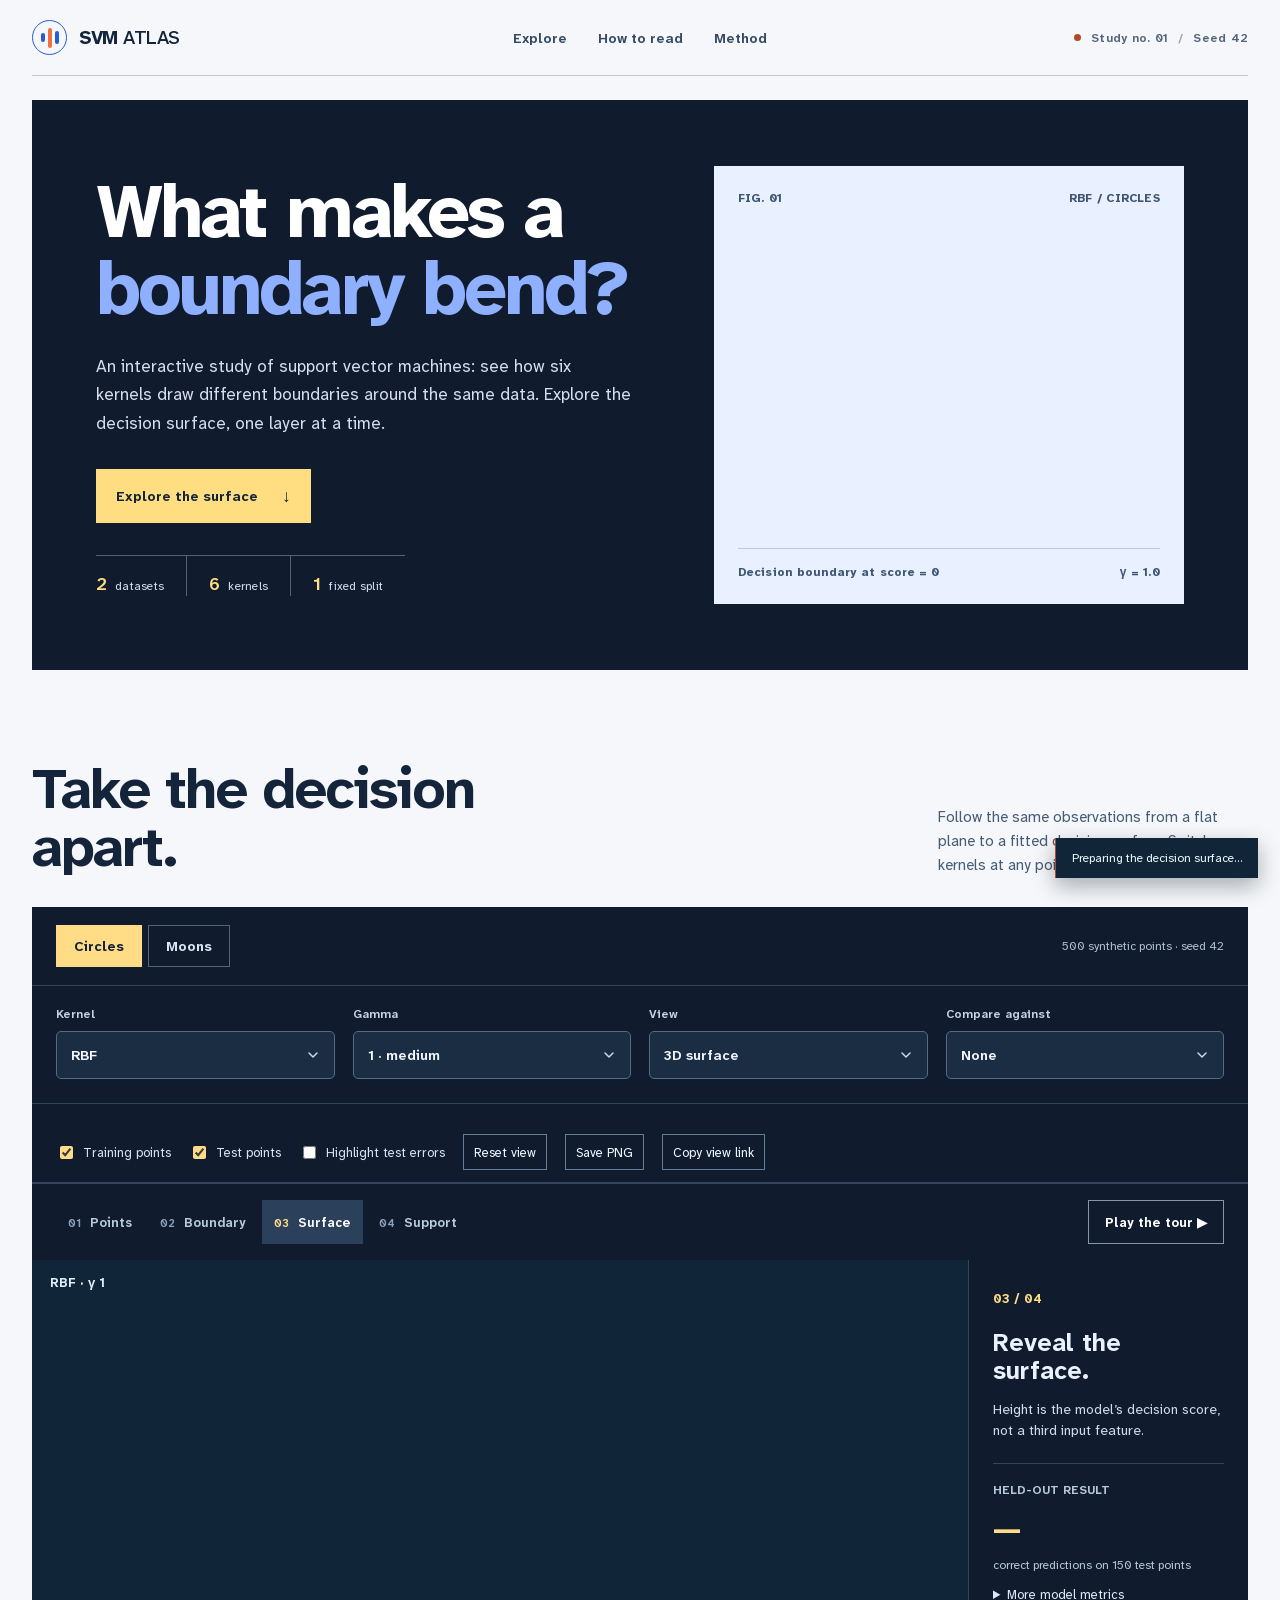
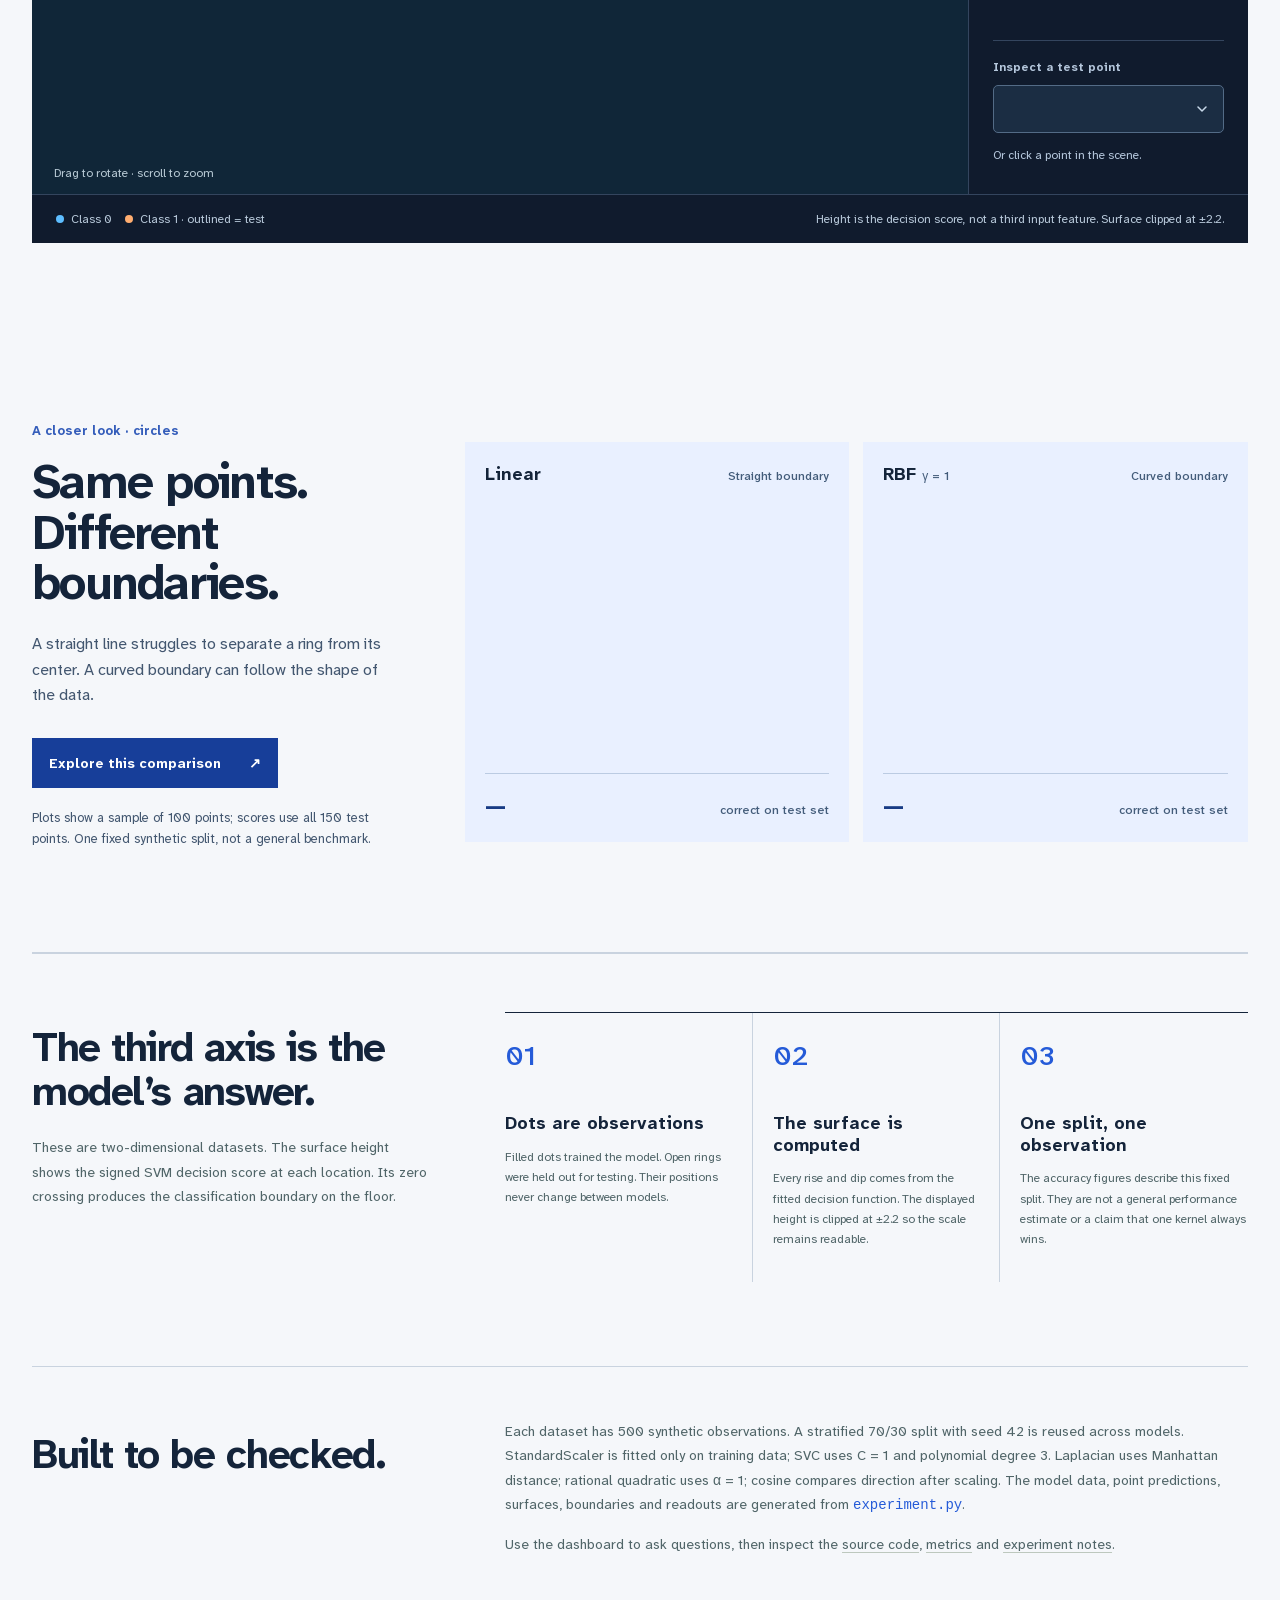
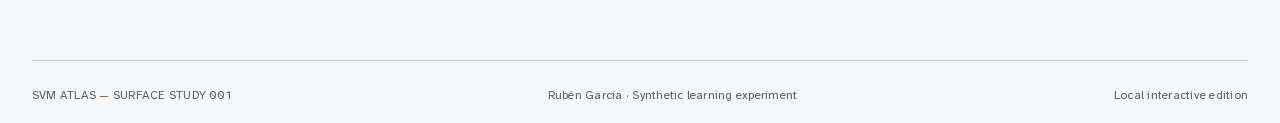
<file: index.html>
<!doctype html>
<html lang="en">
<head>
  <meta charset="utf-8">
  <meta name="viewport" content="width=device-width, initial-scale=1">
  <meta http-equiv="refresh" content="0; url=dashboard/">
  <title>SVM Kernel Atlas</title>
  <link rel="canonical" href="dashboard/">
</head>
<body>
  <p>Open the <a href="dashboard/">interactive SVM Kernel Atlas</a>.</p>
</body>
</html>
</file>
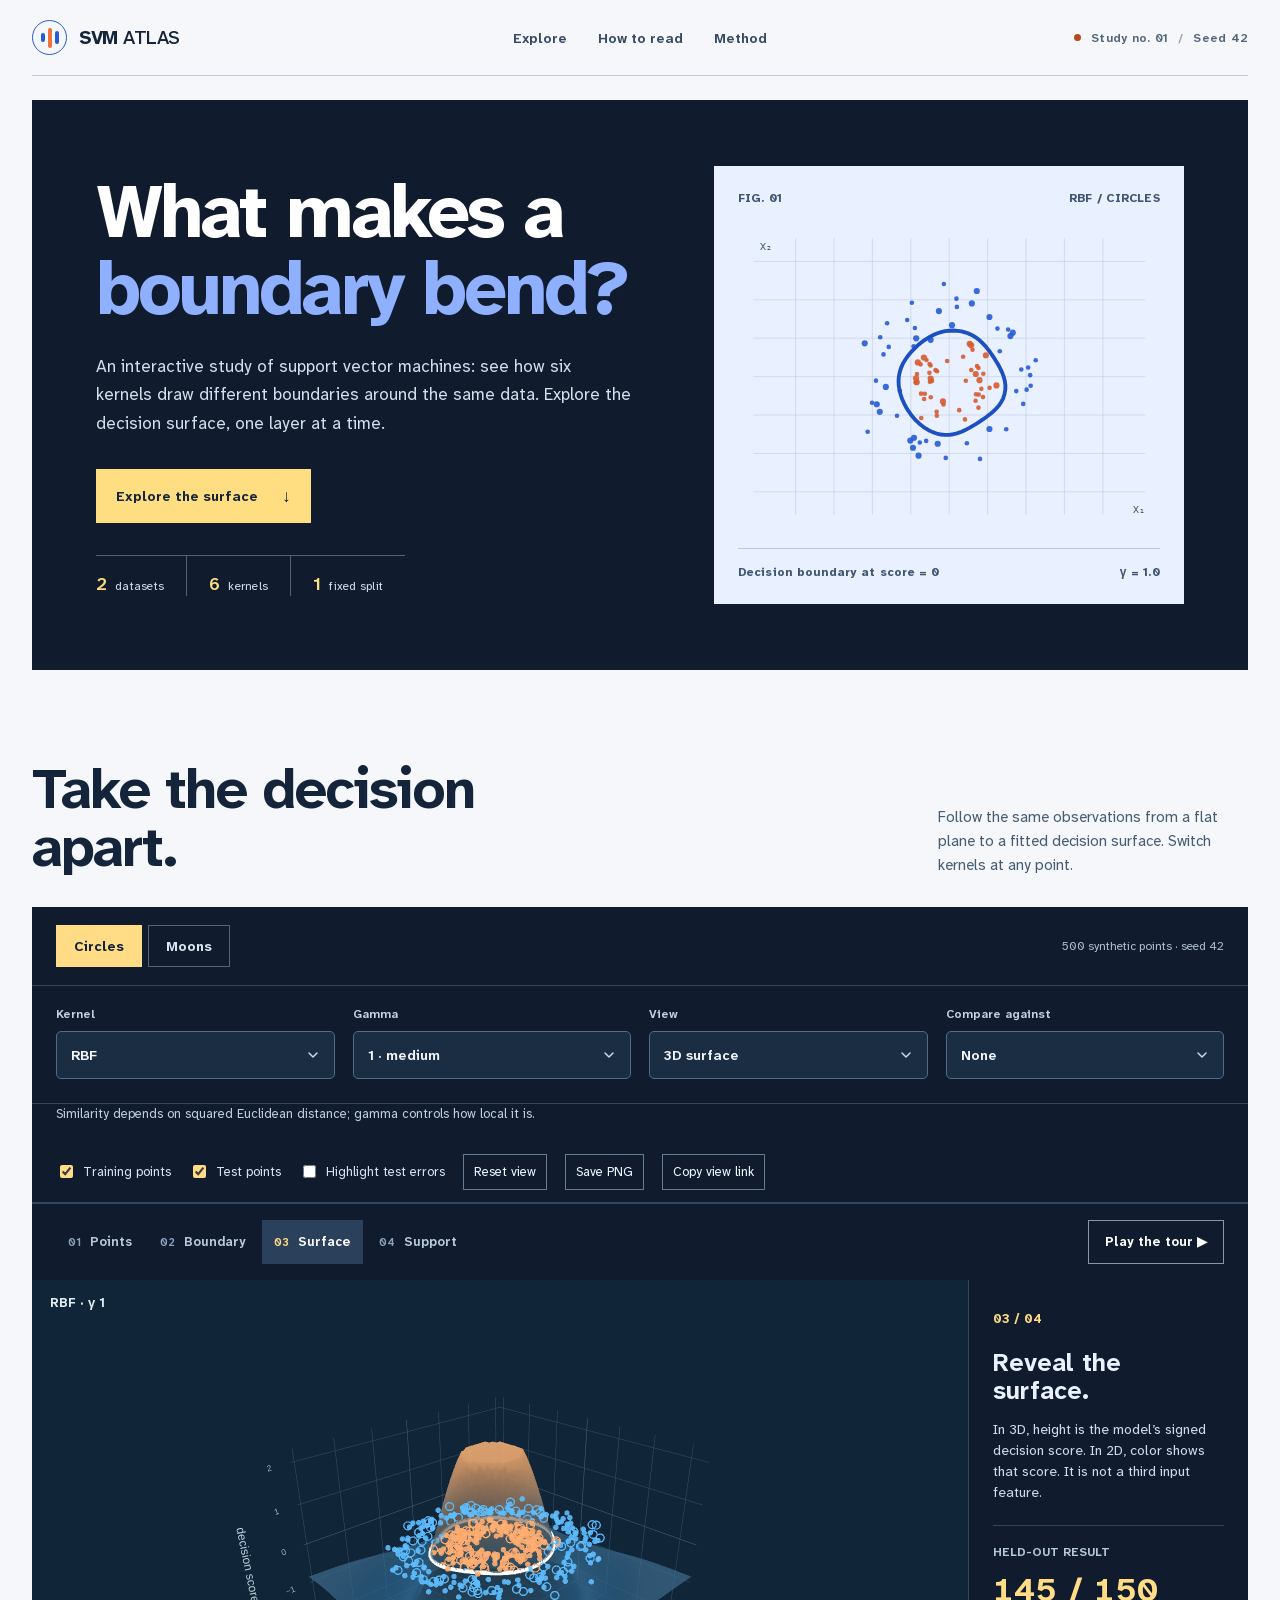
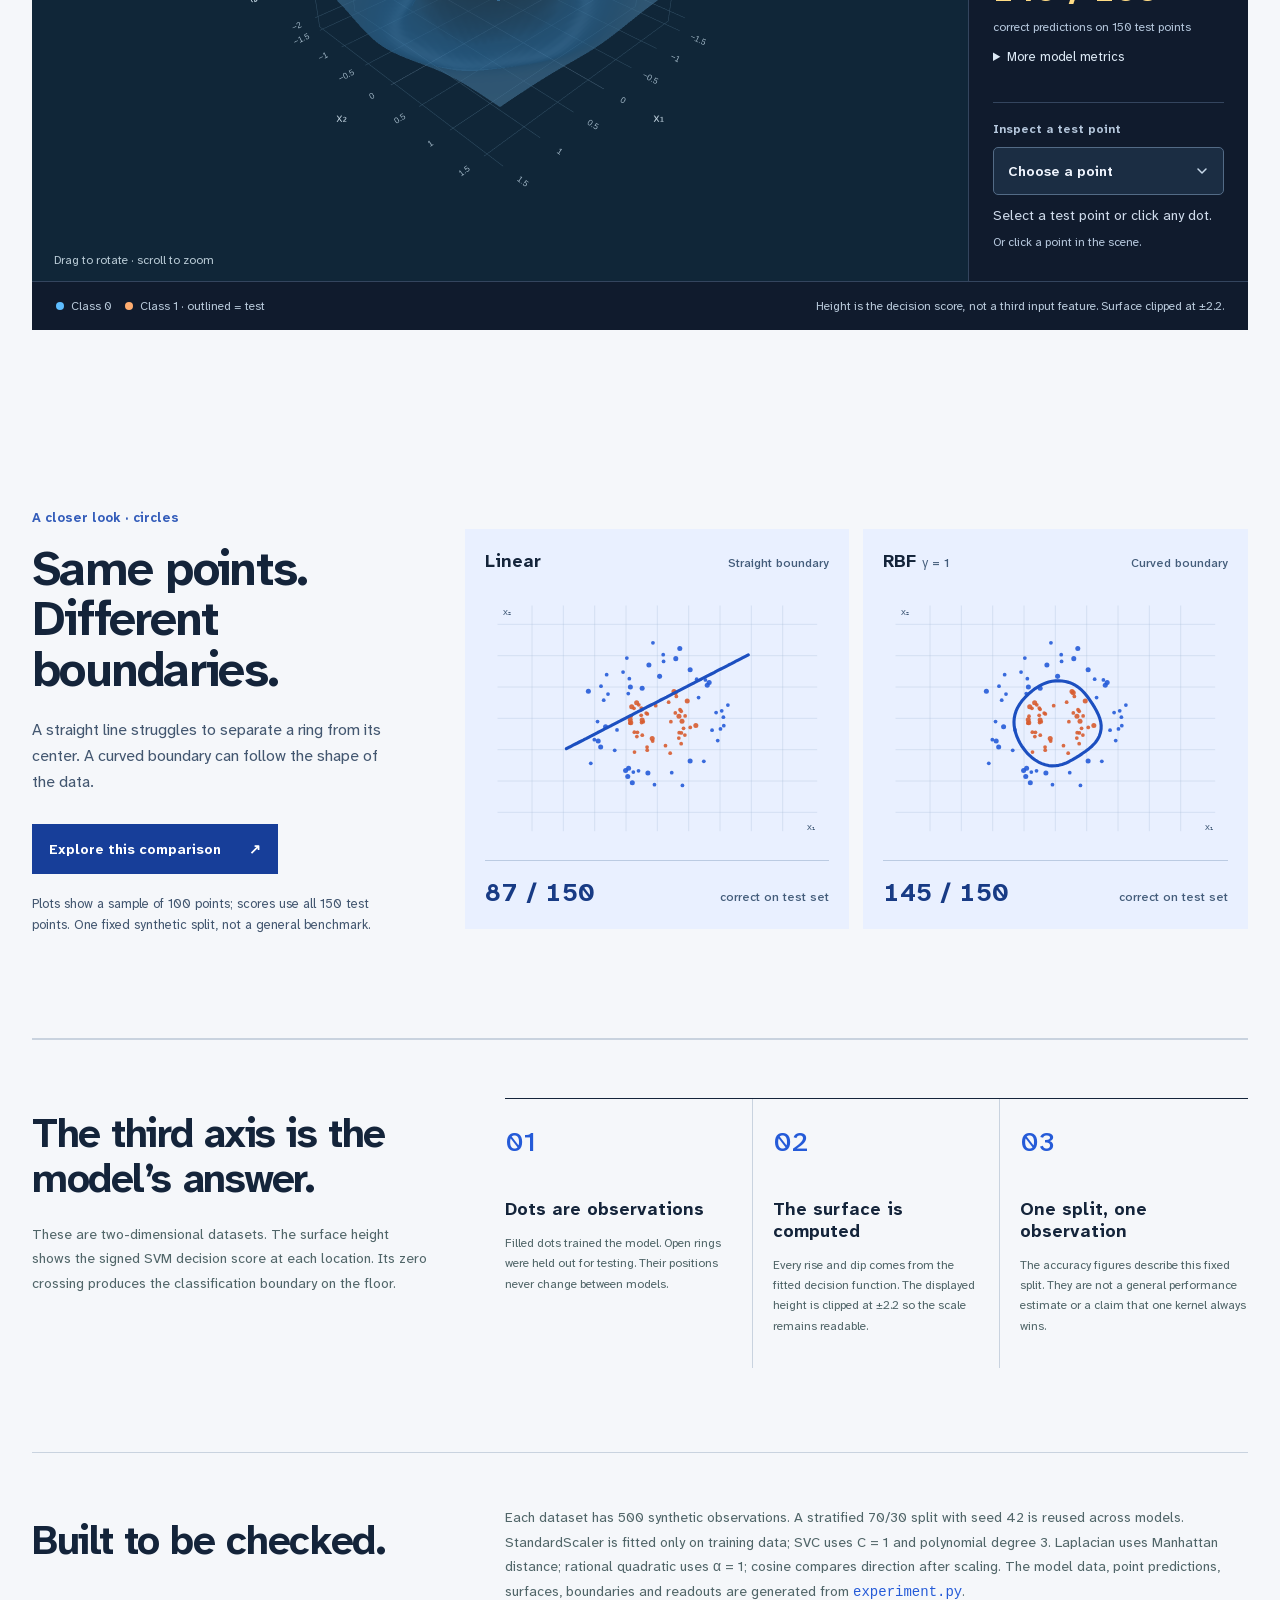
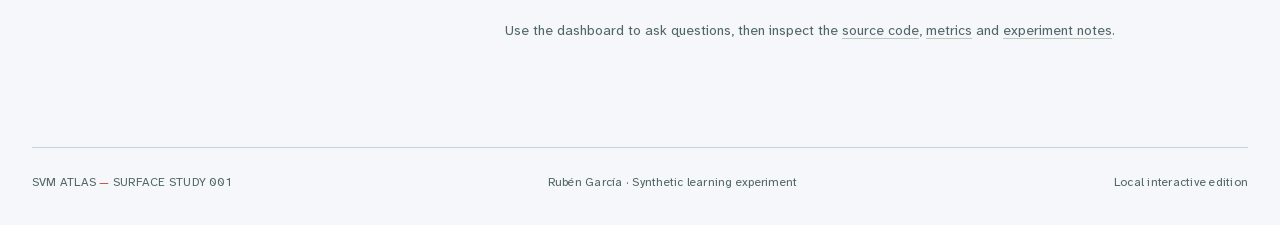
<file: dashboard/index.html>
<!doctype html>
<html lang="en">
<head>
  <meta charset="utf-8">
  <meta name="viewport" content="width=device-width, initial-scale=1">
  <meta name="theme-color" content="#101b2d">
  <meta name="description" content="Explore how SVM kernels change decision surfaces on synthetic circles and moons. Rotate the 3D model and compare held-out results.">
  <title>SVM Kernel Atlas · Rubén García</title>
  <link rel="icon" href="favicon.svg" type="image/svg+xml">
  <link rel="stylesheet" href="styles.css">
  <script defer src="vendor/plotly.min.js"></script>
  <script defer src="data.js"></script>
  <script defer src="app.js"></script>
  <script defer src="walkthrough.js"></script>
</head>
<body>
  <div class="site-shell">
    <header class="site-header">
      <a class="brand" href="#top" aria-label="SVM Kernel Atlas, back to top">
        <span class="brand-mark" aria-hidden="true"><span></span><span></span><span></span></span>
        <span>SVM <strong>ATLAS</strong></span>
      </a>
      <nav aria-label="Page sections"><a href="#explore">Explore</a><a href="#how-to-read">How to read</a><a href="#method">Method</a></nav>
      <span class="header-status"><i aria-hidden="true"></i> Study no. 01 <span class="header-divider">/</span> Seed 42</span>
    </header>

    <main id="top">
      <section class="hero" aria-labelledby="hero-title">
        <div class="hero-copy">
          <h1 id="hero-title">What makes a <br><em>boundary bend?</em></h1>
          <p>An interactive study of support vector machines: see how six kernels draw different boundaries around the same data. Explore the decision surface, one layer at a time.</p>
          <a class="hero-action" href="#explore">Explore the surface <span aria-hidden="true">↓</span></a>
          <div class="hero-meta"><span><b>2</b> datasets</span><span><b>6</b> kernels</span><span><b>1</b> fixed split</span></div>
        </div>
        <figure class="hero-art" aria-label="Actual zero-score boundary and a sample of points from the circles RBF model"><div class="hero-art-top"><span>FIG. 01</span><span>RBF / CIRCLES</span></div><svg id="hero-plot" viewBox="0 0 440 320" role="img" aria-label="Circular SVM boundary among synthetic points"></svg><figcaption><span>Decision boundary at score = 0</span><span>γ = 1.0</span></figcaption></figure>
      </section>

      <section class="walkthrough" id="explore" aria-labelledby="walkthrough-title">
        <span id="walkthrough"></span>
        <div class="walkthrough-intro"><div><h2 id="walkthrough-title">Take the decision<br>apart.</h2></div><p>Follow the same observations from a flat plane to a fitted decision surface. Switch kernels at any point.</p></div>
        <div class="walkthrough-frame">
          <div class="walkthrough-toolbar"><div class="walkthrough-models" role="group" aria-label="Dataset"><button type="button" data-guide-dataset="circles" aria-pressed="true">Circles</button><button type="button" data-guide-dataset="moons" aria-pressed="false">Moons</button></div><span>500 synthetic points · seed 42</span></div>
          <div class="guide-controls"><label>Kernel <select id="guide-kernel"><option value="linear">Linear</option><option value="rbf" selected>RBF</option><option value="poly">Polynomial</option><option value="laplacian">Laplacian</option><option value="rational_quadratic">Rational quadratic</option><option value="cosine">Cosine</option></select></label><label>Gamma <select id="guide-gamma"><option value="0.1">0.1 · low</option><option value="1" selected>1 · medium</option><option value="10">10 · high</option></select></label><label>View <select id="guide-view"><option value="3d">3D surface</option><option value="2d">2D map</option></select></label><label>Compare against <select id="guide-compare"><option value="">None</option><option value="linear">Linear</option><option value="rbf:0.1">RBF · γ 0.1</option><option value="rbf:1">RBF · γ 1</option><option value="rbf:10">RBF · γ 10</option><option value="poly:0.1">Polynomial · γ 0.1</option><option value="poly:1">Polynomial · γ 1</option><option value="poly:10">Polynomial · γ 10</option><option value="laplacian:0.1">Laplacian · γ 0.1</option><option value="laplacian:1">Laplacian · γ 1</option><option value="laplacian:10">Laplacian · γ 10</option><option value="rational_quadratic:0.1">Rational quadratic · γ 0.1</option><option value="rational_quadratic:1">Rational quadratic · γ 1</option><option value="rational_quadratic:10">Rational quadratic · γ 10</option><option value="cosine">Cosine</option></select></label></div>
          <p class="guide-kernel-note" id="guide-kernel-note" aria-live="polite"></p>
          <div class="guide-options"><label><input type="checkbox" id="guide-train" checked> Training points</label><label><input type="checkbox" id="guide-test" checked> Test points</label><label><input type="checkbox" id="guide-errors"> Highlight test errors</label><button type="button" id="guide-reset">Reset view</button><button type="button" id="guide-export">Save PNG</button><button type="button" id="guide-share">Copy view link</button><span id="guide-share-status" role="status" aria-live="polite"></span></div>
          <div class="walkthrough-bottom"><div class="walkthrough-steps" role="group" aria-label="Decision layers"><button type="button" data-guide-step="0" aria-pressed="false"><span>01</span> Points</button><button type="button" data-guide-step="1" aria-pressed="false"><span>02</span> Boundary</button><button type="button" data-guide-step="2" aria-pressed="true"><span>03</span> Surface</button><button type="button" data-guide-step="3" aria-pressed="false"><span>04</span> Support</button></div><button type="button" class="walkthrough-play" id="guide-play">Play the tour <span aria-hidden="true">▶</span></button></div>
          <div class="walkthrough-body">
            <div class="walkthrough-stage"><div class="guide-plots" id="guide-plots"><div class="guide-plot-wrap"><span class="guide-plot-label" id="guide-primary-label">RBF · γ 1</span><div id="guide-plot" role="img" aria-label="Decision layers for the selected model" aria-describedby="guide-caption"></div></div><div class="guide-plot-wrap guide-secondary" id="guide-secondary" hidden><span class="guide-plot-label" id="guide-secondary-label">Comparison</span><div id="guide-plot-b" role="img" aria-label="Decision layers for the comparison model" aria-describedby="guide-caption"></div></div></div><p class="walkthrough-gesture" id="guide-gesture">Drag to rotate · scroll to zoom</p><div id="guide-error" role="status" hidden></div></div>
            <aside class="walkthrough-aside"><span class="walkthrough-counter" id="guide-counter">03 / 04</span><h3 id="guide-title">Reveal the surface.</h3><p id="guide-description">Height is the model’s decision score, not a third input feature.</p><div class="walkthrough-result"><span>HELD-OUT RESULT</span><strong id="guide-score">—</strong><small id="guide-score-detail">correct predictions on 150 test points</small><p id="guide-comparison-result" hidden></p><details class="guide-metrics"><summary>More model metrics</summary><p id="guide-extra-metrics"></p><table aria-label="Confusion matrix for the test set"><thead><tr><th>Actual / predicted</th><th>Class 0</th><th>Class 1</th></tr></thead><tbody><tr><th>Class 0</th><td id="guide-m00"></td><td id="guide-m01"></td></tr><tr><th>Class 1</th><td id="guide-m10"></td><td id="guide-m11"></td></tr></tbody></table></details></div><div class="walkthrough-point"><label for="guide-point">Inspect a test point</label><select id="guide-point"></select><p id="guide-point-detail" aria-live="polite"></p><small>Or click a point in the scene.</small></div></aside>
          </div>
          <div class="walkthrough-caption"><span><i></i> Class 0 <i></i> Class 1 · outlined = test</span><span id="guide-caption">Height is the decision score, not a third input feature. Surface clipped at ±2.2.</span></div>
        </div>
      </section>

      <section class="comparison-story" id="comparison-story" aria-labelledby="story-title">
        <div class="story-copy">
          <p class="story-label">A closer look · circles</p>
          <h2 id="story-title">Same points.<br>Different boundaries.</h2>
          <p>A straight line struggles to separate a ring from its center. A curved boundary can follow the shape of the data.</p>
          <button class="story-action" id="try-comparison" type="button">Explore this comparison <span aria-hidden="true">↗</span></button>
          <p class="story-note">Plots show a sample of 100 points; scores use all 150 test points. One fixed synthetic split, not a general benchmark.</p>
        </div>
        <div class="story-figures" aria-label="Comparison of linear and RBF models on the circles dataset">
          <figure class="story-figure"><div class="story-figure-head"><h3>Linear</h3><span>Straight boundary</span></div><svg id="story-linear" viewBox="0 0 440 320" role="img" aria-label="Linear decision boundary and circles data"></svg><figcaption><strong id="story-linear-score">—</strong><span>correct on test set</span></figcaption></figure>
          <figure class="story-figure"><div class="story-figure-head"><h3>RBF <span>γ = 1</span></h3><span>Curved boundary</span></div><svg id="story-rbf" viewBox="0 0 440 320" role="img" aria-label="RBF decision boundary and circles data"></svg><figcaption><strong id="story-rbf-score">—</strong><span>correct on test set</span></figcaption></figure>
        </div>
      </section>

      <section class="explain-grid" id="how-to-read" aria-labelledby="read-title">
        <div><h2 id="read-title">The third axis is the model’s answer.</h2><p>These are two-dimensional datasets. The surface height shows the signed SVM decision score at each location. Its zero crossing produces the classification boundary on the floor.</p></div>
        <div class="explain-cards"><article><span>01</span><h3>Dots are observations</h3><p>Filled dots trained the model. Open rings were held out for testing. Their positions never change between models.</p></article><article><span>02</span><h3>The surface is computed</h3><p>Every rise and dip comes from the fitted decision function. The displayed height is clipped at ±2.2 so the scale remains readable.</p></article><article><span>03</span><h3>One split, one observation</h3><p>The accuracy figures describe this fixed split. They are not a general performance estimate or a claim that one kernel always wins.</p></article></div>
      </section>

      <section class="method" id="method" aria-labelledby="method-title"><div><h2 id="method-title">Built to be checked.</h2></div><div><p>Each dataset has 500 synthetic observations. A stratified 70/30 split with seed 42 is reused across models. StandardScaler is fitted only on training data; SVC uses C = 1 and polynomial degree 3. Laplacian uses Manhattan distance; rational quadratic uses α = 1; cosine compares direction after scaling. The model data, point predictions, surfaces, boundaries and readouts are generated from <code>experiment.py</code>.</p><p>Use the dashboard to ask questions, then inspect the <a href="../experiment.py">source code</a>, <a href="../output/metrics.json">metrics</a> and <a href="../README.md">experiment notes</a>.</p></div></section>
    </main>
    <footer><span>SVM ATLAS <i>—</i> SURFACE STUDY 001</span><span>Rubén García · Synthetic learning experiment</span><span>Local interactive edition</span></footer>
  </div>
  <div class="loading" id="loading" role="status">Preparing the decision surface…</div>
</body>
</html>
</file>
<file: dashboard/styles.css>
/* Atkinson Hyperlegible Next (SIL OFL 1.1, fonts/OFL.txt): letterforms and numerals built to be told apart, for a page read through its figures. */
@font-face { font-family: "Atkinson Hyperlegible Next"; src: url("fonts/AtkinsonHyperlegibleNext-latin.woff2") format("woff2"); font-weight: 200 800; font-style: normal; font-display: swap; }
:root {
  color-scheme: light;
  --paper: #f3f0e8;
  --white: #fcfaf6;
  --ink: #17313a;
  --muted: #53696c;
  --rule: #cbd2ce;
  --rust: #985035;
  --blue: #327b99;
  --stage: #102638;
  --stage-rule: #365065;
  --sans: "Atkinson Hyperlegible Next", ui-sans-serif, -apple-system, BlinkMacSystemFont, "Segoe UI", sans-serif;
  --serif: Iowan Old Style, Baskerville, Georgia, serif;
}

* { box-sizing: border-box; }
html { scroll-behavior: smooth; }
body { margin: 0; min-width: 320px; color: var(--ink); background: var(--paper); font-family: var(--sans); }
button, select { font: inherit; }
button { cursor: pointer; }
a { color: inherit; text-decoration: none; }
a:hover { text-decoration: underline; text-underline-offset: 4px; }
:where(a, button, select, input):focus-visible { outline: 2px solid var(--rust); outline-offset: 3px; }
[hidden] { display: none !important; }
h1, h2, h3, p { margin-top: 0; }
figure { margin: 0; }

.site-shell { width: min(100% - 84px, 1660px); margin-inline: auto; }
.site-header { height: 85px; display: grid; grid-template-columns: 1fr auto 1fr; gap: 30px; align-items: center; border-bottom: 1px solid var(--rule); }
.brand { display: inline-flex; gap: 12px; align-items: center; width: max-content; font-size: 17px; letter-spacing: .11em; font-weight: 750; }
.brand strong { font-weight: 500; }
.brand:hover { text-decoration: none; }
.brand-mark { width: 35px; height: 35px; border: 1.4px solid var(--ink); border-radius: 50%; display: flex; align-items: center; justify-content: center; gap: 3px; transform: rotate(-14deg); }
.brand-mark span { display: block; width: 4px; border-radius: 5px; background: var(--ink); }
.brand-mark span:nth-child(1) { height: 9px; }
.brand-mark span:nth-child(2) { height: 20px; background: var(--rust); }
.brand-mark span:nth-child(3) { height: 13px; }
.site-header nav { display: flex; gap: 31px; }
.site-header nav a { font-size: 12px; color: #45616a; font-weight: 650; }
.header-status { justify-self: end; display: flex; gap: 10px; align-items: center; color: var(--muted); font-size: 11px; font-weight: 650; text-transform: uppercase; letter-spacing: .08em; }
.header-status i { width: 7px; height: 7px; border-radius: 50%; background: var(--rust); }
.header-divider { color: #a0aaa7; }

.hero { position: relative; min-height: 525px; display: grid; grid-template-columns: minmax(0, 1.1fr) minmax(350px, .75fr); gap: clamp(30px, 5vw, 95px); align-items: center; padding: 68px 0 75px; border-bottom: 1px solid var(--rule); }
.hero:before { content: ""; position: absolute; left: calc(62% - 1px); top: 0; width: 1px; height: 70px; background: var(--rule); }
.hero-copy { align-self: center; }
.eyebrow, .section-index, .panel-kicker, .panel-id, .plot-label { color: var(--rust); font-size: 10px; line-height: 1.2; font-weight: 800; letter-spacing: .19em; text-transform: uppercase; }
.eyebrow { display: flex; align-items: center; gap: 13px; }
.eyebrow-line { display: block; width: 28px; height: 1px; background: var(--rust); }
.hero-number { color: #a6aaa4; }
.hero h1 { font-family: var(--serif); font-size: clamp(70px, 7.2vw, 110px); font-weight: 500; line-height: .98; letter-spacing: -.04em; margin: 0 0 28px; }
.hero h1 em { color: var(--rust); font-weight: 400; }
.hero-copy>p { max-width: 590px; font-size: 17px; line-height: 1.65; color: #5b6e72; margin-bottom: 32px; }
.hero-action { display: inline-flex; align-items: center; gap: 24px; padding: 13px 16px; margin-bottom: 32px; background: var(--ink); color: var(--white); font-size: 12px; font-weight: 700; }
.hero-action:hover { background: #284d57; text-decoration: none; }
.hero-action span { color: #f2b093; font-size: 17px; }
.hero-meta { display: flex; gap: 0; flex-wrap: wrap; border-top: 1px solid var(--rule); width: fit-content; max-width: 100%; }
.hero-meta span { display: flex; align-items: baseline; gap: 8px; padding: 16px 22px 0 0; margin-right: 22px; border-right: 1px solid var(--rule); color: #5f7477; font-size: 11px; text-transform: uppercase; letter-spacing: .07em; white-space: nowrap; }
.hero-meta span:last-child { border-right: 0; margin-right: 0; }
.hero-meta b { color: var(--rust); font-size: 17px; font-family: var(--serif); font-weight: 600; }
.hero-art { background: #e9e9df; min-height: 420px; padding: 22px; border: 1px solid #c2cbc6; display: flex; flex-direction: column; justify-content: space-between; position: relative; }
.hero-art:before, .hero-art:after { content: "+"; position: absolute; color: #a3b3ae; font: 18px var(--serif); }
.hero-art:before { top: 8px; left: 9px; }.hero-art:after { bottom: 8px; right: 9px; }
.hero-art-top, .hero-art figcaption { display: flex; justify-content: space-between; gap: 20px; color: #486167; text-transform: uppercase; font-size: 10px; font-weight: 750; letter-spacing: .15em; }
.hero-art figcaption { border-top: 1px solid #bbc8c0; padding-top: 15px; color: #6b8281; font-size: 9px; }
.hero-art svg { width: 100%; flex: 1; margin: 17px 0; overflow: visible; }
.hero-art .art-grid { stroke: #b8c7c1; stroke-width: .7; opacity: .55; }
.hero-art .art-boundary { fill: none; stroke: var(--rust); stroke-width: 3.5; stroke-linecap: round; stroke-linejoin: round; }
.hero-art .art-point-0 { fill: var(--blue); opacity: .72; }
.hero-art .art-point-1 { fill: var(--rust); opacity: .72; }
.hero-art .art-label { fill: #668084; font: 10px var(--sans); letter-spacing: .12em; }

.workspace, .explain-grid, .method { scroll-margin-top: 25px; }
.workspace { padding: 65px 0 88px; }
.section-heading { display: flex; align-items: end; justify-content: space-between; gap: 30px; margin-bottom: 26px; }
.section-index span { color: #aeb5ae; margin: 0 4px; }
.section-heading h2, .explain-grid h2, .method h2 { font: 500 clamp(35px, 3.2vw, 55px)/1.08 var(--serif); letter-spacing: -.05em; margin: 14px 0 0; }
.section-heading>p { color: #6d8181; font-size: 11px; white-space: nowrap; margin: 0 0 5px; }
.section-heading>p span { color: var(--rust); margin: 0 7px; }
.workspace-grid { display: grid; grid-template-columns: minmax(230px, 252px) minmax(460px, 1fr) minmax(240px, 276px); gap: 18px; align-items: stretch; }
.panel { min-width: 0; }
.controls, .results { padding: 0 2px; }
.panel-heading { display: flex; justify-content: space-between; align-items: center; border-top: 1px solid var(--ink); border-bottom: 1px solid var(--rule); padding: 16px 0; margin-bottom: 24px; }
.panel-id { color: #9ca7a4; font-family: var(--serif); font-size: 18px; font-weight: 400; letter-spacing: 0; }
.control-group { border-bottom: 1px solid var(--rule); padding: 0 0 23px; margin: 0 0 23px; }
.control-group h3, .control-group>label:not(.compare-switch) { display: block; font-size: 12px; font-weight: 750; margin: 0 0 12px; }
.control-group p { font-size: 11px; line-height: 1.5; color: #738684; margin: 10px 0 0; }
.segmented { display: flex; border: 1px solid #b8c5c1; padding: 3px; }
.segmented button { flex: 1; background: transparent; color: #405c62; border: 0; min-width: 0; min-height: 44px; font-size: 12px; font-weight: 680; }
.segmented button.active { background: var(--ink); color: var(--white); }
.kernel-stack { display: grid; gap: 7px; }
.kernel-stack button { background: transparent; border: 1px solid #c0cac4; padding: 13px 11px; text-align: left; display: flex; justify-content: space-between; gap: 6px; color: var(--ink); font-size: 12px; font-weight: 700; transition: transform .18s, border-color .18s, background .18s; }
.kernel-stack button:hover { transform: translateX(3px); border-color: var(--rust); }
.kernel-stack button span { color: #78908e; font-size: 10px; font-weight: 550; }
.kernel-stack button.active { background: #d9e3df; border-color: #6d8581; }
.hint { float: right; color: #83928e; font-size: 9px; font-weight: 500; }
select { width: 100%; appearance: none; background: var(--white) linear-gradient(45deg, transparent 50%, var(--ink) 50%), linear-gradient(135deg, var(--ink) 50%, transparent 50%); background-position: calc(100% - 16px) 51%, calc(100% - 11px) 51%; background-size: 5px 5px; background-repeat: no-repeat; border: 1px solid #b9c5c0; border-radius: 0; padding: 11px 32px 11px 11px; color: var(--ink); font-size: 12px; }
select:disabled { opacity: .5; }
.switch-list { display: grid; gap: 12px; }
.switch-list label, .compare-switch { display: flex !important; align-items: center; gap: 10px; margin: 0 !important; color: #42616a; font-size: 11px !important; font-weight: 620 !important; cursor: pointer; }
.switch-list input, .compare-switch input { margin: 0; width: 15px; height: 15px; accent-color: var(--rust); }
.compare-controls { border: 0; margin-bottom: 0; }
.compare-switch { color: var(--ink) !important; font-weight: 780 !important; }
.compare-controls #compare-options { margin-top: 18px; }
.compare-controls #compare-options>label { font-size: 10px; color: #6c807c; }

.visual-panel { display: flex; flex-direction: column; background: var(--stage); color: #edf7f8; position: relative; overflow: hidden; }
.visual-panel:before { content: ""; position: absolute; width: 210px; height: 210px; border: 1px solid #ffffff13; border-radius: 50%; top: -140px; right: 8%; pointer-events: none; }
.visual-toolbar { display: flex; justify-content: space-between; align-items: center; gap: 15px; padding: 20px 24px 15px; border-bottom: 1px solid var(--stage-rule); }
.visual-toolbar .panel-kicker { color: #86b4c7; }.visual-toolbar .panel-kicker span { color: #52788a; }
.visual-toolbar h3 { margin: 6px 0 0; font: 400 26px var(--serif); }
.toolbar-actions { display: flex; gap: 6px; }
.toolbar-actions button { color: #d1e4e9; background: transparent; border: 1px solid #547080; padding: 8px 11px; font-size: 10px; font-weight: 730; white-space: nowrap; }
.toolbar-actions button:hover { background: #294e60; }.toolbar-actions button:disabled { opacity: .4; cursor: not-allowed; }
.plot-grid { display: grid; grid-template-columns: 1fr; flex: 1; min-height: 620px; }
.plot-grid.comparing { grid-template-columns: 1fr 1fr; }
.plot-unit { position: relative; min-width: 0; min-height: 620px; }
.plot-unit.secondary { border-left: 1px solid var(--stage-rule); }
.plot-label { position: absolute; z-index: 2; top: 16px; left: 21px; color: #afcad3; font-size: 9px; background: #1f4152; border-left: 1px solid var(--rust); padding: 8px 10px; }
.plot { width: 100%; height: 100%; min-height: 620px; }
.chart-foot { min-height: 54px; display: flex; align-items: center; justify-content: space-between; gap: 12px; flex-wrap: wrap; padding: 12px 21px; border-top: 1px solid var(--stage-rule); }
.legend { display: flex; align-items: center; gap: 16px; flex-wrap: wrap; }.legend span { display: flex; align-items: center; gap: 5px; color: #a9c2cb; font-size: 10px; }.legend i { display: inline-block; }
.legend .dot { width: 8px; height: 8px; border-radius: 50%; }.legend .blue { background: #5dbdff; }.legend .orange { background: #ffad70; }.legend .ring { border: 2px solid #d8e7ea; border-radius: 50%; width: 10px; height: 10px; }.legend .line { width: 16px; height: 2px; background: #eaf5f6; }
.chart-note { color: #8aadb9; font-size: 10px; }

.results .panel-heading { margin-bottom: 0; }
.primary-stat { padding: 23px 0 20px; border-bottom: 1px solid var(--rule); }
.primary-stat>span, .metric-pair span { display: block; font-size: 10px; text-transform: uppercase; letter-spacing: .14em; font-weight: 800; color: #778a87; }
.primary-stat strong { display: block; font: 500 clamp(58px, 5vw, 78px)/1 var(--serif); letter-spacing: -.07em; color: var(--rust); margin: 8px 0 2px; }
.primary-stat small { color: #526d70; font-size: 12px; }
.metric-pair { display: grid; grid-template-columns: 1fr 1fr; gap: 15px; padding: 21px 0; border-bottom: 1px solid var(--rule); }
.metric-pair>div+div { border-left: 1px solid var(--rule); padding-left: 15px; }
.metric-pair strong { display: block; font: 400 27px var(--serif); margin-top: 8px; }
.readout-block { padding-top: 21px; padding-bottom: 21px; border-bottom: 1px solid var(--rule); }
.block-title { display: flex; justify-content: space-between; gap: 8px; align-items: baseline; }.block-title h3 { font-size: 12px; margin: 0 0 15px; }.block-title span { font-size: 10px; color: #869b96; }
.matrix { display: grid; grid-template-columns: 37px 1fr 1fr; gap: 3px; }.matrix>* { display: grid; place-items: center; min-height: 34px; }.matrix .axis { font-size: 9px; font-weight: 800; color: #7b8e89; }.matrix .cell { background: #e6e8df; color: var(--ink); font: 600 18px var(--serif); }.matrix .cell.diag { background: #d1e2dc; }
.matrix-caption { font-size: 10px; line-height: 1.4; color: #8a9b94; margin-top: 10px; }.readout-block p { margin: 0; font-size: 12px; line-height: 1.6; color: #5f7779; }.inspect p { min-height: 65px; }

.explain-grid, .method { display: grid; grid-template-columns: minmax(250px, .8fr) minmax(0, 1.5fr); gap: clamp(40px, 6vw, 130px); padding: 58px 0 84px; border-top: 1px solid var(--rule); }
.explain-grid>div:first-child p { max-width: 500px; color: #617676; font-size: 14px; line-height: 1.75; margin-top: 21px; }
.explain-cards { display: grid; grid-template-columns: repeat(3, 1fr); gap: 0; border-top: 1px solid var(--ink); }
.explain-cards article { border-right: 1px solid var(--rule); padding: 24px 20px 20px; }.explain-cards article:first-child { padding-left: 0; }.explain-cards article:last-child { border-right: 0; padding-right: 0; }
.explain-cards article>span { color: var(--rust); font: 500 28px var(--serif); }.explain-cards h3 { margin: 39px 0 12px; font: 500 21px/1.2 var(--serif); }.explain-cards p { color: #6b8080; font-size: 12px; line-height: 1.7; }
.method { padding-top: 52px; padding-bottom: 90px; }.method p { font-size: 14px; line-height: 1.75; color: #647a7c; max-width: 800px; }.method code { color: var(--rust); }.method a { text-decoration: underline; text-underline-offset: 3px; text-decoration-color: #bdc8be; }
footer { border-top: 1px solid var(--rule); display: flex; justify-content: space-between; flex-wrap: wrap; gap: 16px; padding: 26px 0 36px; color: #7a8c87; font-size: 10px; letter-spacing: .08em; text-transform: uppercase; }.site-shell footer i { font-style: normal; color: var(--rust); }
.loading { position: fixed; z-index: 10; bottom: 22px; right: 22px; color: #edf7f8; background: var(--stage); border-left: 1px solid var(--rust); box-shadow: 0 8px 22px rgb(4 10 18 / .32); padding: 12px 16px; font-size: 12px; }.loading[hidden] { display: none; }

/* Keep supporting information readable alongside the decision surface. */
.hero-meta span, .control-group p, .kernel-stack button span,
.hint, .compare-controls #compare-options > label, .primary-stat > span,
.metric-pair span, .block-title span, .matrix .axis, .matrix-caption,
.explain-cards p, footer { color: #506568; }
.section-heading > p, .hero-art figcaption { color: #4e6568; }
.panel-id, .readout-block p, .explain-grid > div:first-child p, .method p { color: #506568; }
.section-index, .panel-kicker, .plot-label, .hero-art-top,
.hero-art figcaption, .control-group p, .kernel-stack button span,
.hint, .compare-controls #compare-options > label, .toolbar-actions button,
.legend span, .chart-note, .primary-stat > span, .metric-pair span,
.block-title span, .matrix .axis, .matrix-caption, footer { font-size: 11px; }
.header-status, .section-index, .panel-kicker, .plot-label,
.hero-art-top, .hero-art figcaption, .hero-meta span,
.primary-stat > span, .metric-pair span, footer {
  text-transform: none; letter-spacing: .02em; font-size: 12px;
}
.primary-stat, .metric-pair, .matrix { font-variant-numeric: tabular-nums; }
.toolbar-actions button { min-height: 44px; }
.switch-list label, .compare-switch { min-height: 32px; font-size: 12px !important; }
.legend span, .chart-note { color: #c3d8de; }
.visual-panel .panel-kicker { color: #a9d1df; }
.plot-label { color: #e1edf0; border-left: 1px solid #f2b093; }
::selection { background: #b9d5d0; color: var(--ink); }

@media (max-width: 1360px) {
  .workspace-grid { grid-template-columns: 238px minmax(0, 1fr); }
  .results { grid-column: 1 / -1; display: grid; grid-template-columns: repeat(4, minmax(0, 1fr)); gap: 16px; }
  .results .panel-heading { grid-column: 1 / -1; }
  .results .primary-stat, .results .metric-pair, .results .readout-block { border-bottom: 0; padding: 14px 0; }
  .results .readout-block { border-left: 1px solid var(--rule); padding-left: 15px; }
  .results #comparison-readout { grid-column: 2 / 4; }
}
@media (max-width: 900px) {
  .site-shell { width: min(100% - 38px, 100%); }
  .site-header nav { gap: 16px; }
  .header-status { display: none; }
  .site-header { grid-template-columns: 1fr auto; }
  .hero { grid-template-columns: 1fr; padding: 52px 0; }.hero:before { display: none; }.hero h1 { font-size: clamp(65px, 10vw, 100px); }.hero-art { width: min(100%, 620px); min-height: 360px; }
  .workspace-grid { grid-template-columns: 1fr; }
  .controls { display: grid; grid-template-columns: repeat(2, 1fr); gap: 18px; }.controls .panel-heading { grid-column: 1 / -1; margin-bottom: 0; }.controls .control-group { margin-bottom: 0; }.controls .compare-controls { grid-column: 1 / -1; }
  .results { grid-template-columns: repeat(2, minmax(0, 1fr)); }.results .panel-heading { margin-bottom: 0; }.results .readout-block:nth-of-type(3) { border-left: 0; padding-left: 0; }
  .explain-grid, .method { grid-template-columns: 1fr; gap: 25px; }
}
@media (max-width: 600px) {
  .site-shell { width: min(100% - 36px, 100%); }.site-header { height: 68px; }.site-header nav { display: none; }
  .hero { grid-template-columns: minmax(0, 1fr); gap: 35px; padding: 44px 0; }.hero-copy, .hero-art { min-width: 0; }.hero h1 { font-size: clamp(38px, 11.5vw, 55px); margin: 0 0 24px; }.hero-copy>p { font-size: 14px; }.hero-art { min-height: 290px; padding: 15px; }.hero-meta span { margin-right: 8px; padding-right: 9px; font-size: 11px; }
  .workspace { padding-top: 44px; }.section-heading { display: block; }.section-heading>p { margin-top: 13px; white-space: normal; line-height: 1.6; }
  .controls, .results { display: block; }.controls .panel-heading { margin-bottom: 21px; }.controls .control-group { margin-bottom: 20px; }.results .readout-block, .results .metric-pair, .results .primary-stat { border-left: 0; padding-left: 0; border-bottom: 1px solid var(--rule); }
  .visual-toolbar { padding: 17px 13px; align-items: start; }.visual-toolbar h3 { font-size: 22px; }.toolbar-actions { flex-direction: column; }.toolbar-actions button { padding: 7px 8px; }
  .plot-grid.comparing { grid-template-columns: 1fr; }.plot-unit.secondary { border-left: 0; border-top: 1px solid var(--stage-rule); }.plot-grid, .plot-unit, .plot { min-height: 490px; }.chart-foot { padding: 13px; }
  .explain-cards { display: block; }.explain-cards article { border-right: 0; border-bottom: 1px solid var(--rule); padding: 18px 0; }.explain-cards h3 { margin: 10px 0; }.explain-grid, .method { padding: 42px 0 58px; }
}
@media (prefers-reduced-motion: reduce) {
  *, *:before, *:after { scroll-behavior: auto !important; transition-duration: .01ms !important; animation-duration: .01ms !important; }
}

/* A visual language built around the two classes and their decision boundary. */
:root { --paper: #f5f7fa; --white: #fff; --ink: #14243a; --muted: #53657b; --rule: #c9d3df; --rust: #b24a26; --blue: #255bd8; --stage: #102638; }
body { background: var(--paper); }
.site-shell { width: min(100% - 64px, 1600px); }
.site-header { height: 76px; border-color: #bccada; }
.brand { letter-spacing: -.025em; font-size: 19px; }
.brand-mark { transform: none; border-color: #255bd8; }
.brand-mark span { background: #255bd8; }
.brand-mark span:nth-child(2) { background: #ee713f; }
.site-header nav a { font-size: 14px; color: #344a65; }
.hero { margin-top: 24px; min-height: 570px; padding: clamp(32px, 5vw, 76px); grid-template-columns: minmax(0, 1fr) minmax(320px, .85fr); gap: clamp(32px, 5vw, 90px); background: #101b2d; color: #fff; border: 0; }
.hero:before { display: none; }
.hero .hero-intro { margin: 0 0 24px; color: #9db9f6; font-size: 13px; font-weight: 700; letter-spacing: .04em; }
.hero h1 { margin: 0 0 24px; max-width: 780px; color: #fff; font-family: var(--sans); font-size: clamp(54px, 5.9vw, 92px); font-weight: 750; line-height: 1.02; letter-spacing: -.045em; }
.hero h1 em { color: #8fb0ff; font-style: normal; font-weight: inherit; }
.hero-copy > p:not(.hero-intro) { color: #d4deec; font-size: 17px; max-width: 535px; }
.hero-action { background: #ffdd81; color: #14243a; padding: 16px 20px; min-height: 52px; font-size: 14px; }
.hero-action:hover { background: #ffe9aa; color: #14243a; }
.hero-action span { color: #14243a; }
.hero-meta { border-color: #536277; }
.hero-meta span { color: #d4deec; border-color: #536277; font-size: 12px; }
.hero-meta b { color: #ffdd81; font-family: var(--sans); font-size: 18px; }
.hero-art { min-height: 410px; border: 0; padding: 24px; background: #e9f0ff; color: #14243a; }
.hero-art:before, .hero-art:after { display: none; }
.hero-art-top, .hero-art figcaption { color: #3e5573; border-color: #bbcbe2; }
.hero-art .art-grid { stroke: #a6bbd7; }
.hero-art .art-boundary { stroke: #1c4fc0; stroke-width: 4; }
.hero-art .art-point-0 { fill: #255bd8; opacity: .9; }
.hero-art .art-point-1 { fill: #d75c30; opacity: .9; }
.hero-art .art-label { fill: #435c7a; }
.workspace { padding: 74px 0 90px; }
.section-heading h2, .explain-grid h2, .method h2 { font-family: var(--sans); font-size: clamp(32px, 3.2vw, 48px); font-weight: 700; letter-spacing: -.035em; }
.section-index, .panel-kicker { color: #345dba; letter-spacing: .03em; }
.workspace-grid { gap: 20px; }
.controls, .results { background: #e8eef7; padding: 20px; }
.panel-heading { border-top: 0; padding-top: 0; }
.segmented { background: #f9fbff; }
.segmented button.active { background: #255bd8; }
.kernel-stack button { background: #f9fbff; border-color: #c7d3e2; min-height: 46px; }
.kernel-stack button.active { background: #d5e3ff; border: 2px solid #255bd8; padding: 12px 10px; }
.visual-panel { background: var(--stage); }
.visual-toolbar h3 { font-family: var(--sans); font-size: 22px; font-weight: 700; }
.primary-stat strong { color: #255bd8; font-family: var(--sans); font-weight: 700; font-size: clamp(48px, 4vw, 65px); letter-spacing: -.05em; }
.metric-pair strong { font-family: var(--sans); font-weight: 650; font-size: 24px; }
.matrix .cell { font-family: var(--sans); font-size: 16px; background: #d9e2ef; }
.matrix .cell.diag { background: #c1d5fa; }
.explain-cards h3 { font-family: var(--sans); font-weight: 700; font-size: 18px; }
.explain-cards article > span { color: #255bd8; font-family: var(--sans); }
.method code { color: #255bd8; }
@media (max-width: 900px) {
  .site-shell { width: min(100% - 36px, 100%); }
  .hero { grid-template-columns: 1fr; padding: 44px; }
  .hero h1 { font-size: clamp(52px, 8vw, 76px); }
  .hero-art { width: 100%; min-height: 340px; }
  .controls, .results { padding: 20px; }
}
@media (max-width: 600px) {
  .site-shell { width: min(100% - 36px, 100%); }
  .hero { margin-top: 14px; padding: 28px 22px; gap: 28px; }
  .hero h1 { font-size: clamp(38px, 10vw, 54px); margin-bottom: 20px; }
  .hero .hero-intro { font-size: 12px; }
  .hero-copy > p:not(.hero-intro) { font-size: 15px; }
  .hero-meta span { font-size: 11px; }
  .hero-art { min-height: 270px; padding: 16px; }
  .workspace { padding-top: 48px; }
}

/* A direct comparison using the same predictions as the interactive lab. */
.comparison-story { display: grid; grid-template-columns: minmax(240px, .8fr) minmax(0, 1.7fr); gap: clamp(32px, 5vw, 84px); align-items: center; padding: clamp(55px, 7vw, 108px) 0; border-bottom: 1px solid var(--rule); }
.story-copy { max-width: 410px; }
.story-label { margin: 0 0 18px; color: #345dba; font-size: 13px; font-weight: 700; }
.story-copy h2 { margin: 0 0 22px; font-size: clamp(36px, 3.8vw, 57px); line-height: 1.04; letter-spacing: -.035em; }
.story-copy > p:not(.story-label) { color: #435770; font-size: 16px; line-height: 1.6; }
.story-action { display: inline-flex; gap: 28px; align-items: center; min-height: 50px; margin: 14px 0 20px; padding: 12px 17px; color: #fff; background: #173e99; border: 0; font-weight: 700; font-size: 14px; text-align: left; }
.story-action:hover { background: #102e75; }
.story-copy .story-note { max-width: 340px; font-size: 13px !important; }
.story-figures { display: grid; grid-template-columns: repeat(2, minmax(0, 1fr)); gap: 14px; }
.story-figure { min-width: 0; padding: 20px; background: #e9f0ff; }
.story-figure-head, .story-figure figcaption { display: flex; justify-content: space-between; gap: 12px; align-items: baseline; }
.story-figure-head h3 { margin: 0; font-size: 18px; }
.story-figure-head h3 span, .story-figure-head > span, .story-figure figcaption span { color: #435c7a; font-size: 12px; font-weight: 500; }
.story-figure svg { display: block; width: 100%; margin: 20px 0 16px; }
.story-figure .art-grid { stroke: #a6bbd7; stroke-width: .7; opacity: .55; }
.story-figure .art-boundary { fill: none; stroke: #1c4fc0; stroke-width: 4; stroke-linecap: round; stroke-linejoin: round; }
.story-figure .art-point-0 { fill: #255bd8; opacity: .9; }
.story-figure .art-point-1 { fill: #d75c30; opacity: .9; }
.story-figure .art-label { fill: #435c7a; font: 10px var(--sans); }
.story-figure figcaption { border-top: 1px solid #bbcbe2; padding-top: 15px; }
.story-figure figcaption strong { color: #183b85; font-size: clamp(22px, 2vw, 30px); font-variant-numeric: tabular-nums; }
@media (max-width: 900px) { .comparison-story { grid-template-columns: 1fr; gap: 24px; } .story-copy { max-width: 650px; } }
@media (max-width: 600px) { .comparison-story { padding: 55px 0; } .story-figures { grid-template-columns: 1fr; } .story-figure { padding: 18px; } }

/* A four-layer guided view of the fitted decision function. */
.walkthrough { padding: clamp(65px, 7vw, 110px) 0; scroll-margin-top: 20px; }
.walkthrough-intro { display: flex; justify-content: space-between; align-items: end; gap: 30px; margin-bottom: 30px; }
.walkthrough-intro > div > p { color: #345dba; font-size: 12px; font-weight: 750; letter-spacing: .05em; }
.walkthrough-intro h2 { margin: 0; font-size: clamp(38px, 4.5vw, 68px); line-height: 1.02; letter-spacing: -.035em; }
.walkthrough-intro > p { max-width: 310px; margin: 0; color: #465c75; font-size: 15px; line-height: 1.6; }
.walkthrough-frame { background: #101b2d; color: #eaf2ff; }
.walkthrough-toolbar { display: flex; justify-content: space-between; align-items: center; gap: 20px; padding: 18px 24px; border-bottom: 1px solid #34455e; }
.walkthrough-toolbar > span { color: #aebed2; font-size: 12px; }
.walkthrough-models { display: flex; gap: 6px; }
.walkthrough-models button { min-height: 42px; padding: 8px 17px; border: 1px solid #53657c; background: transparent; color: #dce6f3; font-size: 14px; font-weight: 700; }
.walkthrough-models button[aria-pressed="true"] { color: #10213c; background: #ffdc85; border-color: #ffdc85; }
.walkthrough-models button span { font-weight: 500; }
.walkthrough-body { display: grid; grid-template-columns: minmax(0, 1fr) 280px; min-height: 530px; }
.walkthrough-stage { position: relative; min-width: 0; min-height: 530px; background: #102638; }
#guide-plot { width: 100%; height: 530px; }
.guide-controls { display: grid; grid-template-columns: repeat(4, minmax(0, 1fr)); gap: 18px; padding: 20px 24px 24px; border-bottom: 1px solid #34455e; }
.guide-controls label { display: block; min-width: 0; color: #c4d3e4; font-size: 12px; font-weight: 650; }
.guide-controls select, .walkthrough-point select {
  appearance: none; color-scheme: dark; width: 100%; min-height: 48px; margin-top: 9px;
  padding: 10px 38px 10px 14px; border: 1px solid #536b86; border-radius: 5px;
  color: #f1f6ff; background-color: #1b2d43;
  background-image: url("data:image/svg+xml,%3Csvg xmlns='http://www.w3.org/2000/svg' width='16' height='16' viewBox='0 0 16 16' fill='none'%3E%3Cpath d='m4 6 4 4 4-4' stroke='%23c8d9ea' stroke-width='1.5' stroke-linecap='round' stroke-linejoin='round'/%3E%3C/svg%3E");
  background-repeat: no-repeat; background-position: right 13px center; background-size: 16px;
  font-size: 14px; font-weight: 650; cursor: pointer;
}
.guide-controls select:hover:not(:disabled), .walkthrough-point select:hover { border-color: #a3b8ce; background-color: #263c56; }
.guide-controls select:focus-visible, .walkthrough-point select:focus-visible { outline: 2px solid #ffdc85; outline-offset: 3px; }
.walkthrough button:focus-visible, .walkthrough input:focus-visible, .guide-metrics summary:focus-visible { outline: 2px solid #ffdc85; outline-offset: 3px; }
.guide-controls select:disabled { color: #a7b8c9; border-color: #43556b; background-color: #182638; opacity: 1; cursor: not-allowed; }
.guide-controls select option, .walkthrough-point select option { color: #f1f6ff; background: #1b2d43; }
.guide-kernel-note { margin: 0; padding: 0 24px 18px; color: #bdcee1; font-size: 13px; line-height: 1.5; }
.guide-options { display: flex; align-items: center; flex-wrap: wrap; gap: 10px 18px; padding: 12px 24px; border-bottom: 1px solid #34455e; color: #d5e3f1; font-size: 13px; }
.guide-options label { display: flex; gap: 7px; align-items: center; min-height: 32px; }
.guide-options input { accent-color: #ffdc85; }
.guide-options button { min-height: 36px; padding: 7px 10px; border: 1px solid #657c95; background: transparent; color: #edf6ff; }
.guide-options button:hover { background: #2b405b; }
#guide-share-status { color: #d8e6f7; font-size: 12px; }
.guide-plots { display: grid; grid-template-columns: minmax(0, 1fr); }
.guide-plots.comparing { grid-template-columns: repeat(2, minmax(0, 1fr)); }
.guide-plot-wrap { min-width: 0; position: relative; }
.guide-secondary { border-left: 1px solid #34455e; }
.guide-plot-label { position: absolute; z-index: 2; top: 14px; left: 18px; color: #e1edf5; font-size: 13px; font-weight: 700; pointer-events: none; }
#guide-plot-b { width: 100%; height: 530px; }
.walkthrough-gesture { position: absolute; left: 22px; bottom: 13px; margin: 0; color: #b7c9d4; font-size: 12px; pointer-events: none; }
#guide-error { position: absolute; inset: 25% 10% auto; text-align: center; color: #fff; }
.walkthrough-aside { padding: 30px 24px; border-left: 1px solid #34455e; }
.walkthrough-counter { display: block; margin-bottom: 22px; color: #ffdc85; font-size: 13px; font-weight: 700; }
.walkthrough-aside h3 { font-size: 25px; line-height: 1.12; margin-bottom: 14px; }
.walkthrough-aside p { color: #cfdbeb; font-size: 14px; line-height: 1.5; }
.walkthrough-result, .walkthrough-point { border-top: 1px solid #34455e; margin-top: 22px; padding-top: 18px; }
.walkthrough-result span, .walkthrough-point label { display: block; color: #b5c7dc; font-size: 12px; font-weight: 700; }
.walkthrough-result strong { display: block; margin: 8px 0 3px; color: #ffdc85; font-size: 34px; font-variant-numeric: tabular-nums; }
.walkthrough-result small, .walkthrough-point small { color: #b5c7dc; font-size: 12px; line-height: 1.4; }
.guide-metrics { margin-top: 12px; color: #dce9f5; font-size: 13px; }
.guide-metrics summary { cursor: pointer; min-height: 32px; }
.guide-metrics table { width: 100%; border-collapse: collapse; font-size: 12px; text-align: right; }
.guide-metrics th, .guide-metrics td { padding: 5px; border-bottom: 1px solid #34455e; }
.guide-metrics th:first-child { text-align: left; }
.walkthrough-point select { margin-top: 10px; }
.walkthrough-point p { margin: 10px 0 4px; }
.walkthrough-bottom { display: flex; align-items: stretch; justify-content: space-between; gap: 15px; padding: 16px 24px; border-top: 1px solid #34455e; }
.walkthrough-steps { display: flex; flex-wrap: wrap; gap: 4px; }
.walkthrough-steps button { min-height: 44px; padding: 10px 12px; color: #b9cadd; background: transparent; border: 0; font-size: 13px; font-weight: 650; }
.walkthrough-steps button span { margin-right: 5px; color: #8ba2bb; font-size: 11px; }
.walkthrough-steps button[aria-pressed="true"] { color: #fff; background: #2b405b; }
.walkthrough-steps button[aria-pressed="true"] span { color: #ffdc85; }
.walkthrough-play { min-height: 44px; padding: 10px 16px; border: 1px solid #8596a9; background: transparent; color: #fff; font-size: 13px; font-weight: 700; white-space: nowrap; }
.walkthrough-play:hover { background: #2b405b; }
.walkthrough-caption { display: flex; flex-wrap: wrap; justify-content: space-between; gap: 12px 20px; padding: 15px 24px; color: #b8c9da; border-top: 1px solid #34455e; font-size: 12px; line-height: 1.5; }
.walkthrough-caption i { display: inline-block; width: 8px; height: 8px; margin: 0 4px 0 10px; border-radius: 50%; background: #5dbdff; }
.walkthrough-caption i:first-child { margin-left: 0; }.walkthrough-caption i:nth-child(2) { background: #ffad70; }
@media (max-width: 900px) { .walkthrough-body { grid-template-columns: 1fr; }.walkthrough-aside { border-left: 0; border-top: 1px solid #34455e; }.walkthrough-intro { align-items: start; flex-direction: column; }.walkthrough-intro > p { max-width: 520px; } }
@media (max-width: 600px) { .walkthrough-toolbar, .walkthrough-bottom { padding: 14px; }.guide-controls { grid-template-columns: repeat(2, minmax(0, 1fr)); padding: 14px; }.guide-plots.comparing { grid-template-columns: 1fr; }.guide-secondary { border-left: 0; border-top: 1px solid #34455e; }.walkthrough-bottom { flex-direction: column; }.walkthrough-steps { display: grid; grid-template-columns: repeat(2, 1fr); }.walkthrough-steps button { text-align: left; }.walkthrough-play { width: 100%; }.walkthrough-stage { min-height: 400px; } #guide-plot, #guide-plot-b { height: 400px; }.walkthrough-aside { padding: 22px; }.walkthrough-caption { padding: 14px; }.walkthrough-intro h2 { font-size: 42px; } }
</file>
